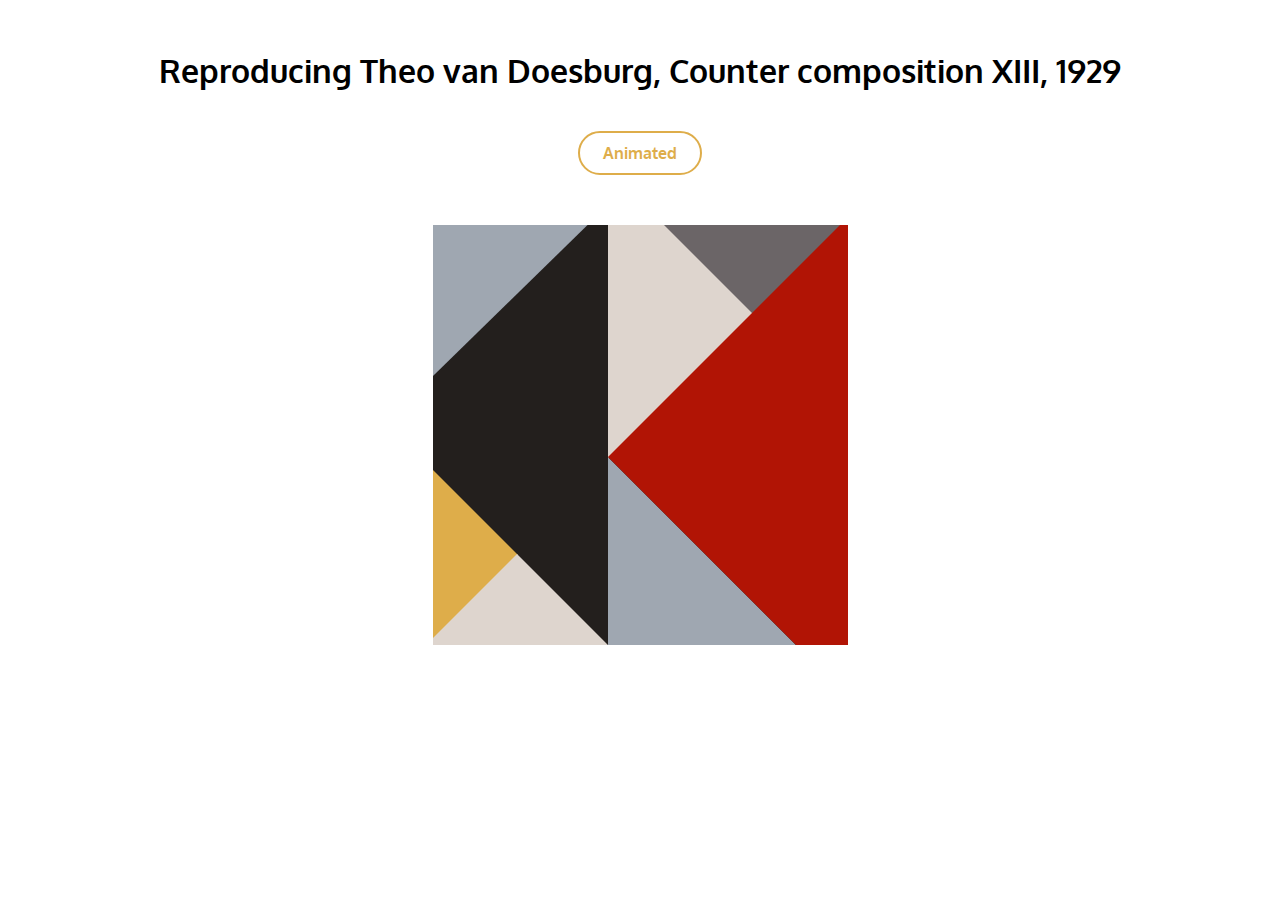
<file: index.html>
<!DOCTYPE html>
<html lang="en">
<head>
    <meta charset="UTF-8">
    <meta name="viewport" content="width=device-width, initial-scale=1.0">
    <meta http-equiv="X-UA-Compatible" content="ie=edge">
    <title>Reproducing Counter composition XIII | Static</title>
    <link rel="stylesheet" href="css/style.css">
    <style>
        @import url('https://fonts.googleapis.com/css2?family=Oxygen:wght@300;400;700&display=swap');
    </style>
</head>
<body>
    <h1>Reproducing Theo van Doesburg, Counter composition XIII, 1929</h1>
    <a href="index2.html">Animated</a>
    <div id="container">
        <div id="painting">
            <div id="bluetriangle"></div>

            <div id="blacktriangle"></div>

            <div id="yellowtriangle"></div>

            <div id="whitetriangle"></div>

            <div id="bluetriangle2"></div>

            <div id="whitetriangle2"></div>

            <div id="greytriangle"></div>

            <div id="redtriangle"></div>
        </div>
    </div>
</body>
</html>
</file>
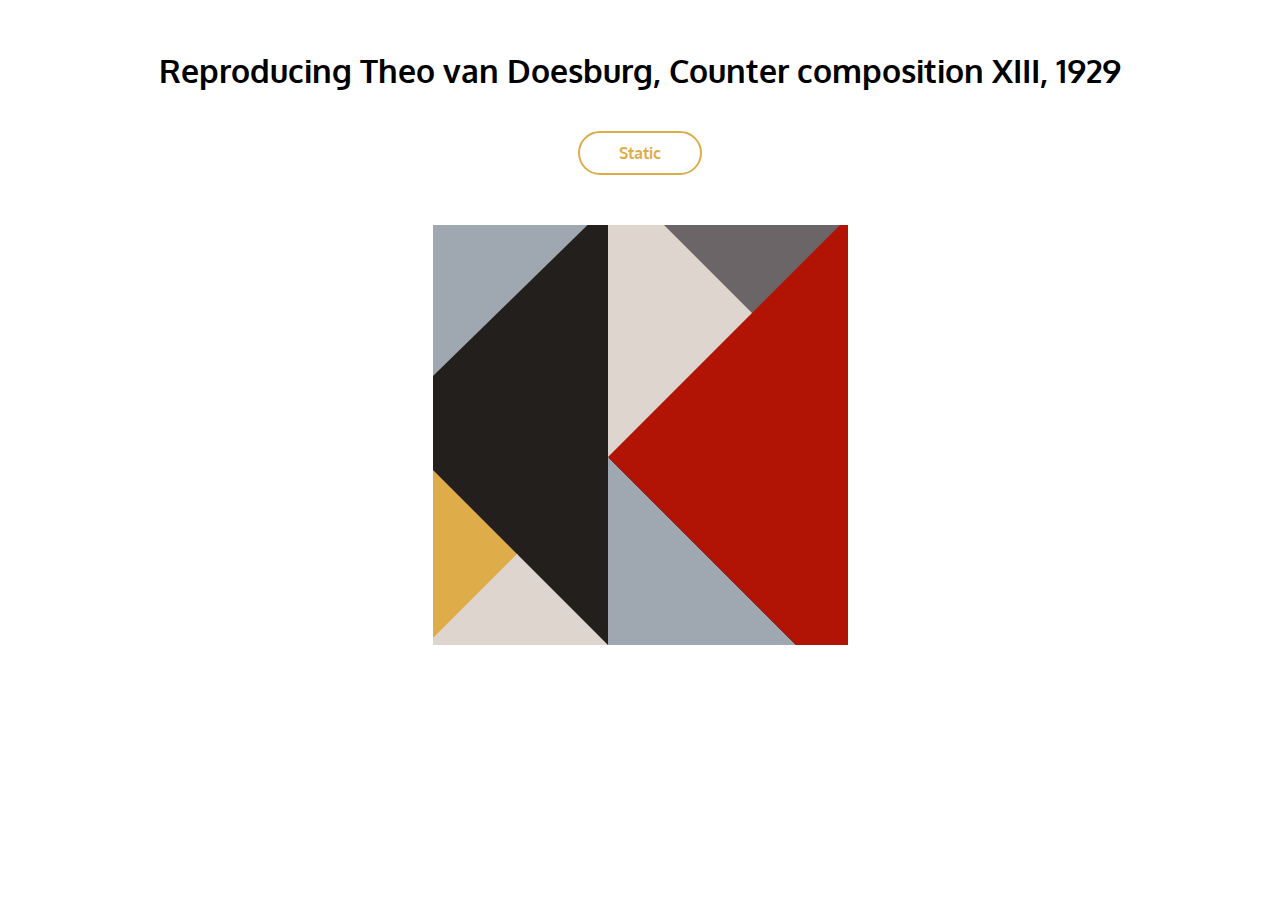
<file: index2.html>
<!DOCTYPE html>
<html lang="en">
<head>
    <meta charset="UTF-8">
    <meta name="viewport" content="width=device-width, initial-scale=1.0">
    <meta http-equiv="X-UA-Compatible" content="ie=edge">
    <title>Reproducing Counter composition XIII | Animated</title>
    <link rel="stylesheet" href="css/style2.css">
    <style>
        @import url('https://fonts.googleapis.com/css2?family=Oxygen:wght@300;400;700&display=swap');
    </style>
</head>
<body>
    <h1>Reproducing Theo van Doesburg, Counter composition XIII, 1929</h1>
    <a href="index.html">Static</a>
    <div id="container">
        <div id="painting">
            <div id="bluetriangle"></div>

            <div id="blacktriangle"></div>

            <div id="yellowtriangle"></div>

            <div id="whitetriangle"></div>

            <div id="bluetriangle2"></div>

            <div id="whitetriangle2"></div>

            <div id="greytriangle"></div>

            <div id="redtriangle"></div>
        </div>
    </div>
</body>
</html>
</file>
<file: css/style.css>
body {
    background-color: white;
    font-family: 'Oxygen', sans-serif;
    text-align: center;
    width: 80%;
    margin: 0 auto;
}

h1 {
    margin-top: 50px;
    margin-bottom: 40px;
}

a {
    display: block;
    margin: 0 auto 50px;
    width: 100px;
    text-decoration: none;
    color: #dead4a;
    padding: 10px;
    border-radius: 25px;
    border: 2px solid #dead4a;
    transition: .5s;
    font-weight: 600;
}

a:hover {
    background-color: #dead4a;
    color: white;
}

#container {
    width: 415px;
    height: 420px;
    overflow: hidden;
    margin: 0 auto;
}

#painting {
    max-width: fit-content;
    background-color: black;
}

#bluetriangle {
    width: 0;
    height: 0;
    border-top: 80px solid #9fa7b1;
    border-right: 80px solid transparent;
    border-bottom: 80px solid transparent;
    border-left: 80px solid #9fa7b1;
}

#blacktriangle {
    margin-left: -50px;
    margin-top: -180px;

    width: 0;
    height: 0;
    border-top: 220px solid transparent;
    border-right: 225px solid #231f1d;
    border-bottom: 220px solid transparent;
    border-left: 0 solid transparent;
}

#yellowtriangle {
    margin-top: -180px;
    margin-left: -5px;

    width: 0;
    height: 0;
    border-top: 90px solid transparent;
    border-right: 90px solid transparent;
    border-bottom: 90px solid transparent;
    border-left: 90px solid #dead4a;
}

#whitetriangle {
    margin-top: -186px;
    margin-left: -11px;

    width: 0;
    height: 0;
    border-top: 95px solid transparent;
    border-right: 95px solid transparent;
    border-bottom: 95px solid #ded5ce;
    border-left: 95px solid transparent;
}

#bluetriangle2 {
    margin-left: 175px;  
    margin-top: -192px;

    width: 0;
    height: 0;
    border-top: 95px solid transparent;
    border-right: 95px solid transparent;
    border-bottom: 95px solid #9fa7b1;
    border-left: 95px solid #9fa7b1;
}

#whitetriangle2 {
    margin-left: 175px;
    margin-top: -479px;

    width: 0;
    height: 0;
    border-top: 145px solid transparent;
    border-right: 0 solid transparent;
    border-bottom: 145px solid transparent;
    border-left: 145px solid #ded5ce;
}

#greytriangle {
    margin-left: 220px;
    margin-top: -244px;

    width: 0;
    height: 0;
    border-top: 100px solid #6b6567;
    border-right: 100px solid transparent;
    border-bottom: 100px solid transparent;
    border-left: 100px solid transparent;
}

#redtriangle {
    margin-left: 175px;  
    margin-top: -212px;

    width: 0;
    height: 0;
    border-top: 255px solid transparent;
    border-right: 255px solid #b11405;
    border-bottom: 255px solid transparent;
    border-left: 0 solid transparent;
}
</file>
<file: css/style2.css>
body {
    background-color: white;
    font-family: 'Oxygen', sans-serif;
    text-align: center;
    width: 80%;
    margin: 0 auto;
}

h1 {
    margin-top: 50px;
    margin-bottom: 40px;
}

a {
    display: block;
    margin: 0 auto 50px;
    width: 100px;
    text-decoration: none;
    color: #dead4a;
    padding: 10px;
    border-radius: 25px;
    border: 2px solid #dead4a;
    transition: .5s;
    font-weight: 600;
}

a:hover {
    background-color: #dead4a;
    color: white;
}

#container {
    width: 415px;
    height: 420px;
    overflow: hidden;
    margin: 0 auto;
}

#painting {
    max-width: fit-content;
    background-color: black;
}

#bluetriangle {
    width: 0;
    height: 0;
    border-top: 80px solid #9fa7b1;
    border-right: 80px solid transparent;
    border-bottom: 80px solid transparent;
    border-left: 80px solid #9fa7b1;

    animation: bluechange infinite 2s alternate ease-in-out;
}

@keyframes bluechange {
    from {
        border-top: 80px solid #9fa7b1;
        border-left: 80px solid #9fa7b1;
    }
    to {
        border-top: 80px solid #60584e;
        border-left: 80px solid #60584e;
    }
  }

#blacktriangle {
    margin-left: -50px;
    margin-top: -180px;

    width: 0;
    height: 0;
    border-top: 220px solid transparent;
    border-right: 225px solid #231f1d;
    border-bottom: 220px solid transparent;
    border-left: 0 solid transparent;

    animation: blackchange infinite 2s alternate ease-out;
}

@keyframes blackchange {
    from {
        border-right: 225px solid #231f1d;
    }
    to {
        border-right: 225px solid #dce0e2;
    }
  }

#yellowtriangle {
    margin-top: -180px;
    margin-left: -5px;

    width: 0;
    height: 0;
    border-top: 90px solid transparent;
    border-right: 90px solid transparent;
    border-bottom: 90px solid transparent;
    border-left: 90px solid #dead4a;

    animation: yellowchange infinite 2s alternate ease-in;
}

@keyframes yellowchange {
    from {
        border-left: 90px solid #dead4a;
    }
    to {
        border-left: 90px solid #2152b5;
    }
  }

#whitetriangle {
    margin-top: -186px;
    margin-left: -11px;

    width: 0;
    height: 0;
    border-top: 95px solid transparent;
    border-right: 95px solid transparent;
    border-bottom: 95px solid #ded5ce;
    border-left: 95px solid transparent;

    animation: whitechange infinite 2s alternate linear;
}

@keyframes whitechange {
    from {
        border-bottom: 95px solid #ded5ce;
    }
    to {
        border-bottom: 95px solid #212a31;
    }
  }

#bluetriangle2 {
    margin-left: 175px;  
    margin-top: -192px;

    width: 0;
    height: 0;
    border-top: 95px solid transparent;
    border-right: 95px solid transparent;
    border-bottom: 95px solid #9fa7b1;
    border-left: 95px solid #9fa7b1;

    animation: bluechange2 infinite 2s alternate ease-in-out;
}

@keyframes bluechange2 {
    from {
        border-bottom: 95px solid #9fa7b1;
        border-left: 95px solid #9fa7b1;
    }
    to {
        border-bottom: 95px solid #60584e;
        border-left: 95px solid #60584e;
    }
  }

#whitetriangle2 {
    margin-left: 175px;
    margin-top: -479px;

    width: 0;
    height: 0;
    border-top: 145px solid transparent;
    border-right: 0 solid transparent;
    border-bottom: 145px solid transparent;
    border-left: 145px solid #ded5ce;

    animation: whitechange2 infinite 2s alternate linear;
}

@keyframes whitechange2 {
    from {
        border-left: 145px solid #ded5ce;
    }
    to {
        border-left: 145px solid #212a31;
    }
  }

#greytriangle {
    margin-left: 220px;
    margin-top: -244px;

    width: 0;
    height: 0;
    border-top: 100px solid #6b6567;
    border-right: 100px solid transparent;
    border-bottom: 100px solid transparent;
    border-left: 100px solid transparent;

    animation: greychange infinite 2s alternate ease-out;
}

@keyframes greychange {
    from {
        border-top: 100px solid #6b6567;
    }
    to {
        border-top: 100px solid #949a98;
    }
  }

#redtriangle {
    margin-left: 175px;  
    margin-top: -212px;

    width: 0;
    height: 0;
    border-top: 255px solid transparent;
    border-right: 255px solid #b11405;
    border-bottom: 255px solid transparent;
    border-left: 0 solid transparent;

    animation: redchange infinite 2s alternate ease-in;
}

@keyframes redchange {
    from {
        border-right: 255px solid #b11405;
    }
    to {
        border-right: 255px solid #4eebfa;
    }
  }
</file>
